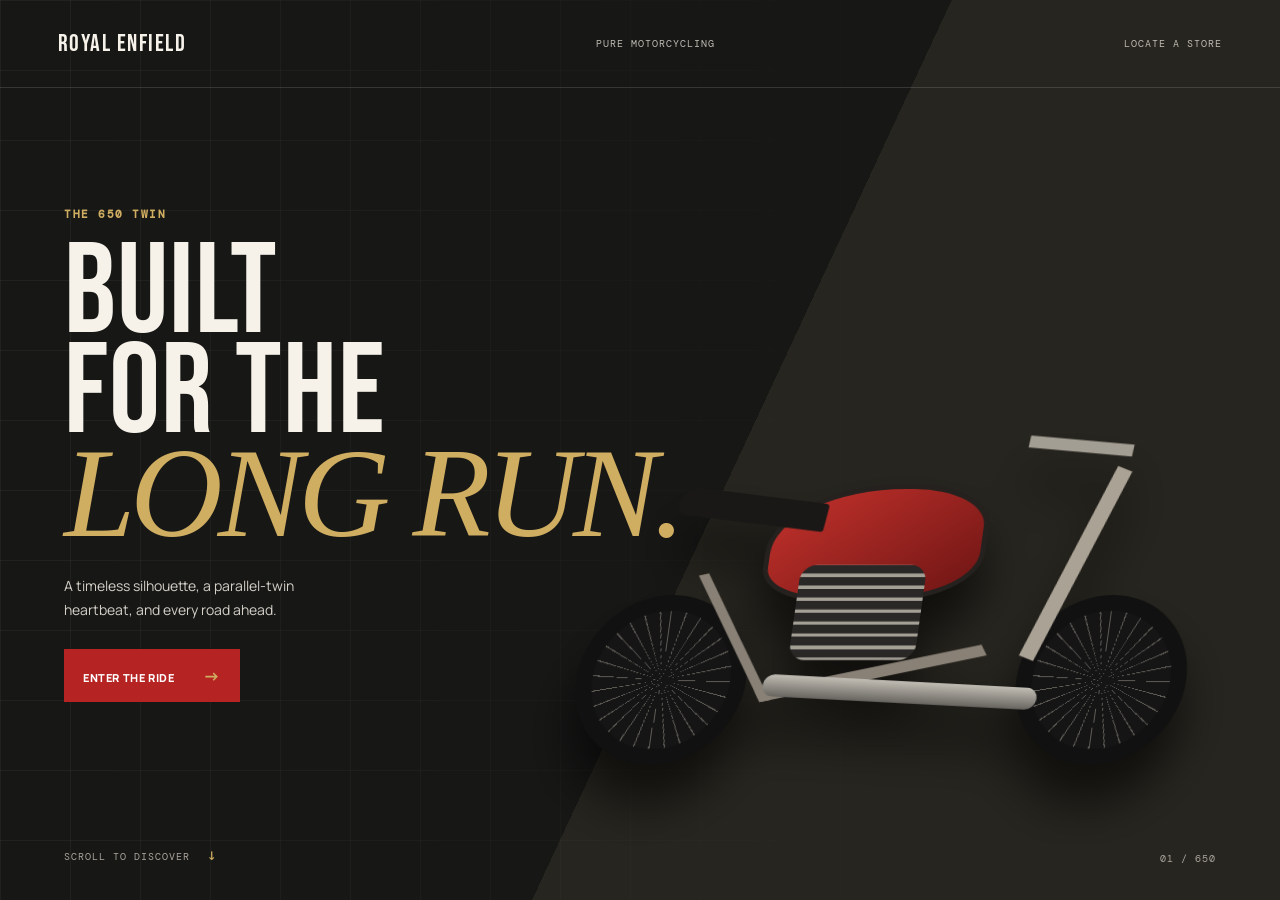
<file: index.html>
<!DOCTYPE html>
<html lang="en">
<head>
  <meta charset="UTF-8" />
  <meta name="viewport" content="width=device-width, initial-scale=1.0" />
  <title>Royal Enfield | 650 Twin</title>
  <link rel="preconnect" href="https://fonts.googleapis.com" />
  <link rel="preconnect" href="https://fonts.gstatic.com" crossorigin />
  <link href="https://fonts.googleapis.com/css2?family=Bebas+Neue&family=DM+Mono&family=Manrope:wght@400;500;600;700;800&display=swap" rel="stylesheet" />
  <link rel="stylesheet" href="style.css" />
</head>
<body class="entry-page">
  <main class="entry">
    <nav class="entry-nav"><a class="re-brand" href="index.html">ROYAL ENFIELD</a><span>PURE MOTORCYCLING</span><a href="contact.html">LOCATE A STORE</a></nav>
    <div class="entry-grid"></div>
    <section class="entry-copy">
      <p class="kicker">THE 650 TWIN</p>
      <h1>BUILT<br />FOR THE<br /><i>LONG RUN.</i></h1>
      <p class="entry-text">A timeless silhouette, a parallel-twin heartbeat, and every road ahead.</p>
      <a class="entry-button" href="home.html">ENTER THE RIDE <span>→</span></a>
    </section>
    <div class="entry-bike" aria-label="Royal Enfield 650 motorcycle illustration">
      <div class="entry-wheel wheel-a"></div><div class="entry-wheel wheel-b"></div><div class="bike-tank"></div><div class="bike-seat"></div><div class="bike-frame"></div><div class="bike-fork"></div><div class="bike-engine"></div><div class="bike-handle"></div><div class="bike-exhaust"></div>
    </div>
    <p class="entry-bottom">SCROLL TO DISCOVER <span>↓</span></p>
    <p class="entry-number">01 / 650</p>
  </main>
</body>
</html>
</file>
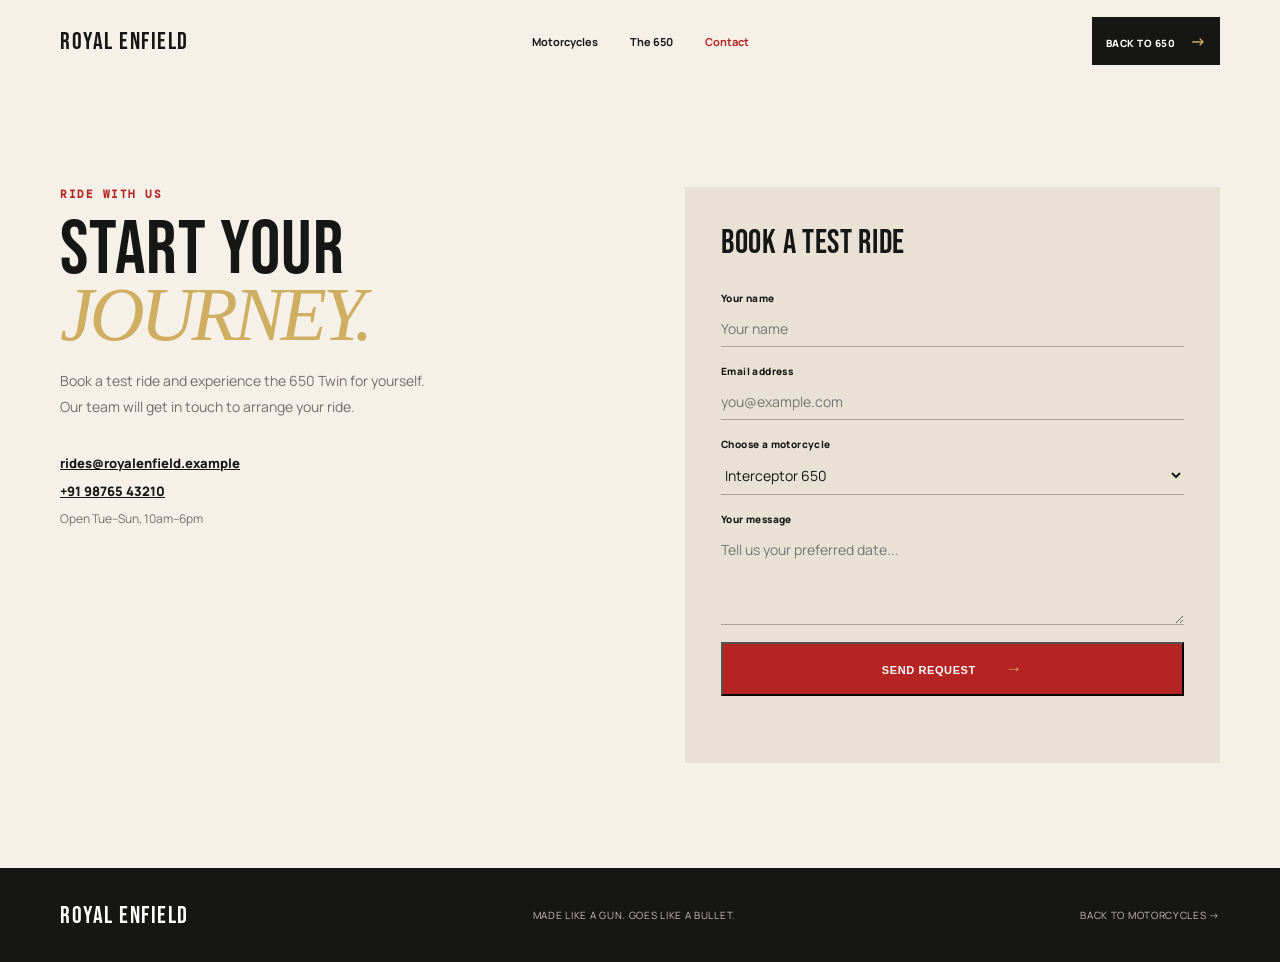
<file: contact.html>
<!DOCTYPE html><html lang="en"><head><meta charset="UTF-8" /><meta name="viewport" content="width=device-width, initial-scale=1.0" /><title>Book a Test Ride | Royal Enfield</title><link rel="preconnect" href="https://fonts.googleapis.com" /><link rel="preconnect" href="https://fonts.gstatic.com" crossorigin /><link href="https://fonts.googleapis.com/css2?family=Bebas+Neue&family=DM+Mono&family=Manrope:wght@400;500;600;700;800&display=swap" rel="stylesheet" /><link rel="stylesheet" href="style.css" /><link rel="stylesheet" href="contact.css" /></head><body><nav class="re-nav container"><a class="re-brand" href="index.html">ROYAL ENFIELD</a><div class="nav-links"><a href="home.html">Motorcycles</a><a href="home.html#story">The 650</a><a class="active" href="contact.html">Contact</a></div><a class="ride-link" href="home.html">BACK TO 650 <b>→</b></a></nav><main class="contact-main container"><section class="contact-copy"><p class="kicker">RIDE WITH US</p><h1>START YOUR<br /><i>JOURNEY.</i></h1><p>Book a test ride and experience the 650 Twin for yourself. Our team will get in touch to arrange your ride.</p><div class="contact-details"><a href="mailto:rides@royalenfield.example">rides@royalenfield.example</a><a href="tel:+919876543210">+91 98765 43210</a><span>Open Tue–Sun, 10am–6pm</span></div></section><section class="form-wrap"><h2>BOOK A TEST RIDE</h2><form id="contact-form"><label>Your name<input required type="text" name="name" placeholder="Your name" /></label><label>Email address<input required type="email" name="email" placeholder="you@example.com" /></label><label>Choose a motorcycle<select name="model"><option>Interceptor 650</option><option>Continental GT 650</option></select></label><label>Your message<textarea required name="message" rows="4" placeholder="Tell us your preferred date..."></textarea></label><button class="dark-button" type="submit">SEND REQUEST <span>→</span></button><p class="form-message" id="form-message"></p></form></section></main><footer class="re-footer"><div class="container"><a class="re-brand" href="index.html">ROYAL ENFIELD</a><p>MADE LIKE A GUN. GOES LIKE A BULLET.</p><a href="home.html">BACK TO MOTORCYCLES →</a></div></footer><script src="app.js"></script></body></html>
</file>
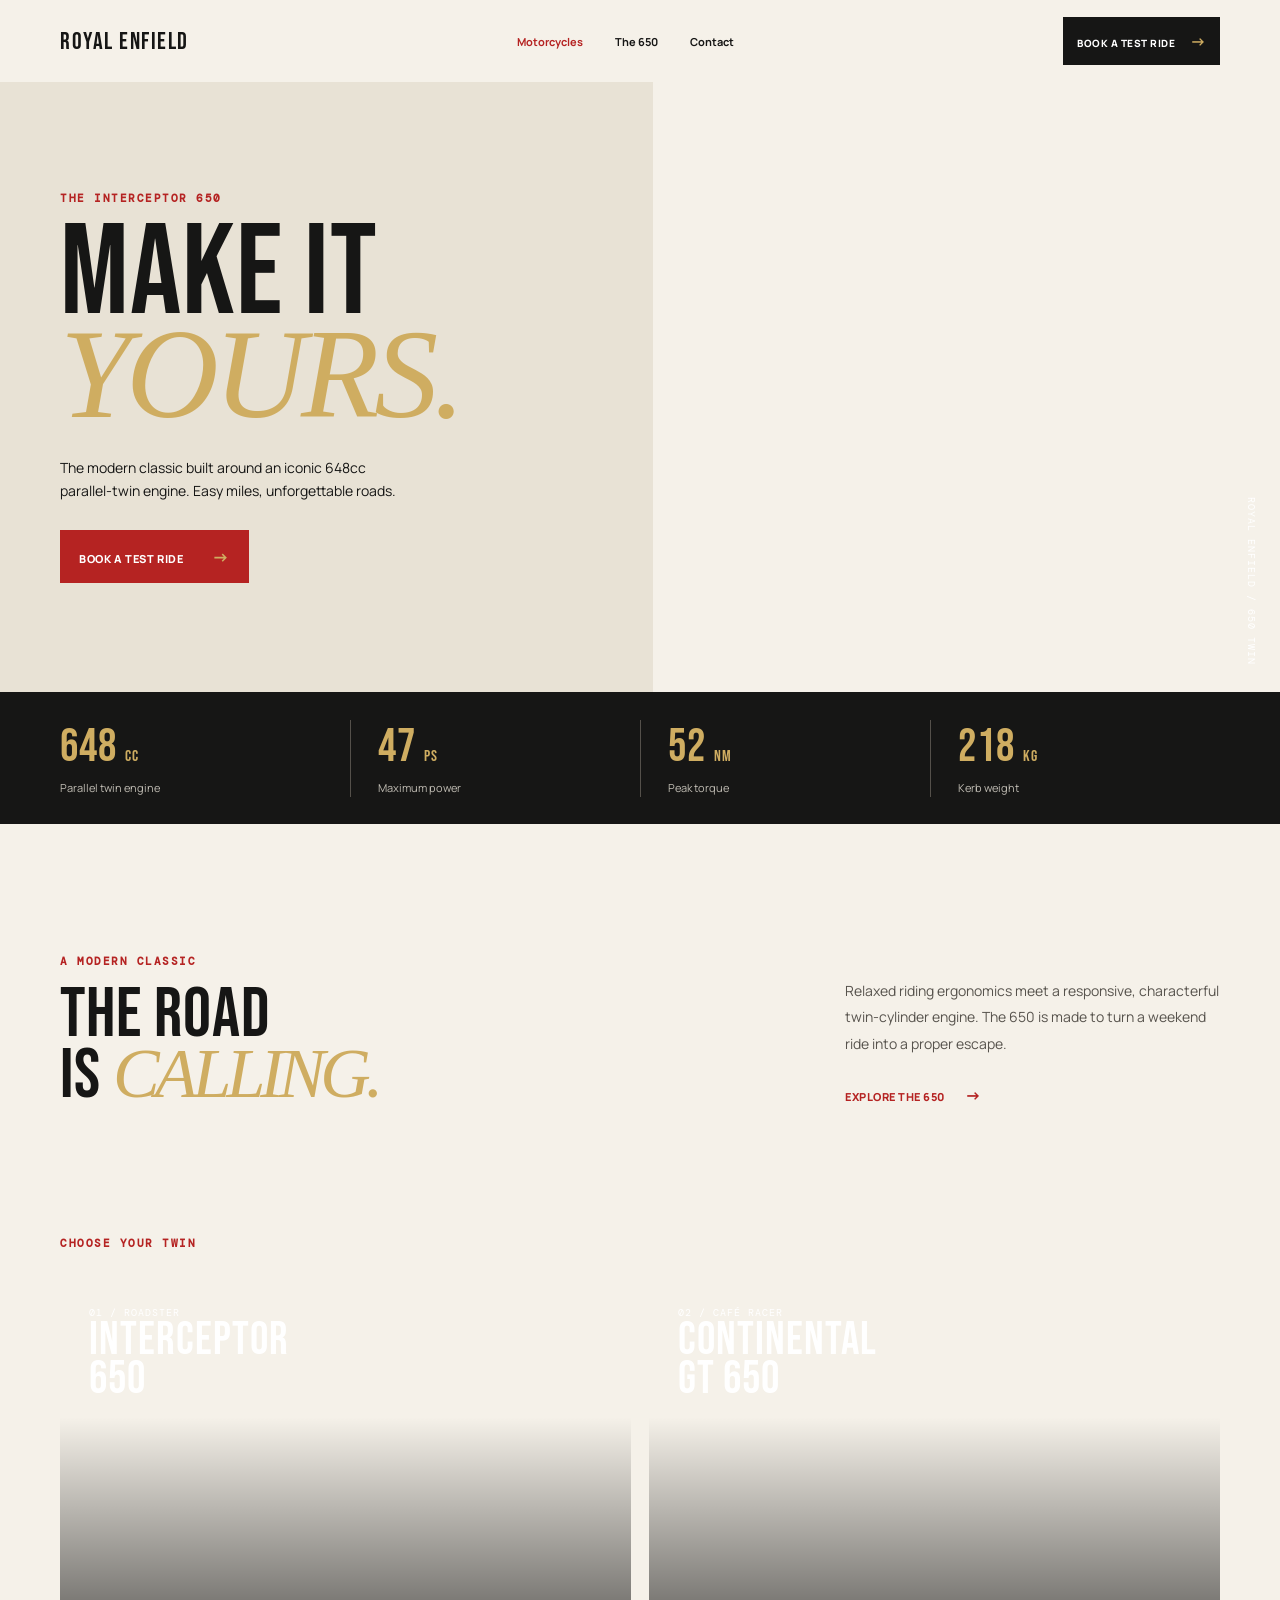
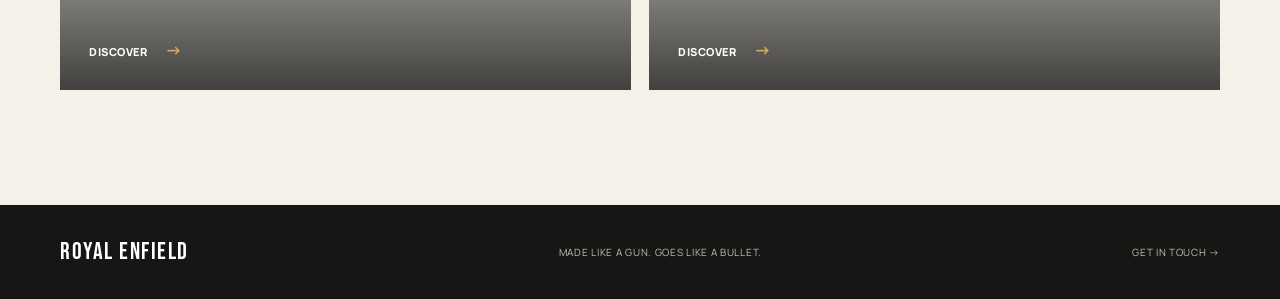
<file: home.html>
<!DOCTYPE html>
<html lang="en">
<head>
  <meta charset="UTF-8" />
  <meta name="viewport" content="width=device-width, initial-scale=1.0" />
  <title>650 Twin | Royal Enfield</title>
  <link rel="preconnect" href="https://fonts.googleapis.com" /><link rel="preconnect" href="https://fonts.gstatic.com" crossorigin />
  <link href="https://fonts.googleapis.com/css2?family=Bebas+Neue&family=DM+Mono&family=Manrope:wght@400;500;600;700;800&display=swap" rel="stylesheet" />
  <link rel="stylesheet" href="style.css" />
</head>
<body>
  <nav class="re-nav container"><a class="re-brand" href="index.html">ROYAL ENFIELD</a><div class="nav-links"><a class="active" href="home.html">Motorcycles</a><a href="#story">The 650</a><a href="contact.html">Contact</a></div><a class="ride-link" href="contact.html">BOOK A TEST RIDE <b>→</b></a></nav>
  <main>
    <section class="re-hero"><div class="container re-hero-content"><p class="kicker">THE INTERCEPTOR 650</p><h1>MAKE IT<br /><i>YOURS.</i></h1><p>The modern classic built around an iconic 648cc parallel-twin engine. Easy miles, unforgettable roads.</p><a class="dark-button" href="contact.html">BOOK A TEST RIDE <span>→</span></a></div><p class="vertical-label">ROYAL ENFIELD / 650 TWIN</p></section>
    <section class="specs"><div class="container specs-grid"><div><strong>648 <small>CC</small></strong><span>Parallel twin engine</span></div><div><strong>47 <small>PS</small></strong><span>Maximum power</span></div><div><strong>52 <small>NM</small></strong><span>Peak torque</span></div><div><strong>218 <small>KG</small></strong><span>Kerb weight</span></div></div></section>
    <section class="story container" id="story"><div><p class="kicker">A MODERN CLASSIC</p><h2>THE ROAD<br />IS <i>CALLING.</i></h2></div><div class="story-copy"><p>Relaxed riding ergonomics meet a responsive, characterful twin-cylinder engine. The 650 is made to turn a weekend ride into a proper escape.</p><a href="contact.html">EXPLORE THE 650 <span>→</span></a></div></section>
    <section class="models container"><p class="kicker">CHOOSE YOUR TWIN</p><div class="model-grid"><article class="model-card interceptor"><div><span>01 / ROADSTER</span><h3>INTERCEPTOR<br />650</h3></div><a href="contact.html">DISCOVER <b>→</b></a></article><article class="model-card continental"><div><span>02 / CAFÉ RACER</span><h3>CONTINENTAL<br />GT 650</h3></div><a href="contact.html">DISCOVER <b>→</b></a></article></div></section>
  </main>
  <footer class="re-footer"><div class="container"><a class="re-brand" href="index.html">ROYAL ENFIELD</a><p>MADE LIKE A GUN. GOES LIKE A BULLET.</p><a href="contact.html">GET IN TOUCH →</a></div></footer>
</body>
</html>
</file>
<file: style.css>
:root{--black:#161615;--coal:#242421;--sand:#e9e2d4;--paper:#f5f1e9;--red:#b52322;--gold:#cfad61;--muted:#716e68}*{box-sizing:border-box}html{scroll-behavior:smooth}body{margin:0;background:var(--paper);color:var(--black);font-family:Manrope,Arial,sans-serif}.container{width:min(1160px,calc(100% - 56px));margin:auto}.re-brand{font:24px 'Bebas Neue',sans-serif;letter-spacing:1.5px;color:inherit;text-decoration:none}.kicker{font:11px 'DM Mono',monospace;letter-spacing:1.5px;margin:0;color:var(--red);font-weight:bold}.entry-page{overflow:hidden;background:var(--black);color:#f6f2e9}.entry{height:100vh;min-height:650px;position:relative;overflow:hidden;background:linear-gradient(115deg,#171716 0 56%,#27251f 56%)}.entry-grid{position:absolute;inset:0;background-image:linear-gradient(#ffffff0c 1px,transparent 1px),linear-gradient(90deg,#ffffff0c 1px,transparent 1px);background-size:70px 70px;mask-image:linear-gradient(90deg,#000 0%,transparent 75%)}.entry-nav{height:88px;border-bottom:1px solid #ffffff22;position:relative;z-index:2;padding:0 4.5vw;display:flex;align-items:center;justify-content:space-between}.entry-nav span,.entry-nav>a:last-child{font:10px 'DM Mono',monospace;letter-spacing:1px;color:#bebbb2;text-decoration:none}.entry-copy{position:absolute;z-index:2;left:max(5vw,calc((100vw - 1160px)/2));top:23vh}.entry-copy .kicker{color:var(--gold);margin-bottom:23px}.entry h1,.re-hero h1{font:clamp(72px,10vw,145px)/.78 'Bebas Neue',sans-serif;letter-spacing:1px;margin:0}.entry h1 i,.re-hero h1 i,.story h2 i{font-family:Georgia,serif;font-weight:400;color:var(--gold);letter-spacing:-5px}.entry-text{font-size:14px;line-height:1.7;max-width:280px;color:#d4d0c8;margin:27px 0}.entry-button,.dark-button{background:var(--red);color:#fff;padding:15px 19px;text-decoration:none;font-size:11px;font-weight:800;letter-spacing:.6px;display:inline-block}.entry-button span,.dark-button span{color:var(--gold);margin-left:26px;font-size:17px}.entry-bike{position:absolute;width:660px;height:380px;right:5vw;bottom:15vh;transform:skew(-8deg);filter:drop-shadow(0 38px 24px #0009);z-index:1}.entry-wheel{position:absolute;border:16px solid #111;border-radius:50%;bottom:0;width:170px;height:170px;background:repeating-conic-gradient(#5f5c56 0 1deg,#151515 1deg 13deg)}.wheel-a{left:35px}.wheel-b{right:15px}.bike-tank{position:absolute;background:linear-gradient(145deg,#c6322c,#6d1514);width:220px;height:117px;left:206px;top:99px;border-radius:60% 36% 42% 28%;border:5px solid #24211e}.bike-seat{position:absolute;background:#191817;width:150px;height:28px;left:113px;top:110px;border-radius:40px 7px 5px 19px;transform:rotate(7deg)}.bike-frame{position:absolute;width:245px;height:129px;left:170px;top:166px;border-left:11px solid #898176;border-bottom:11px solid #898176;transform:skew(23deg) rotate(-11deg)}.bike-fork{position:absolute;width:16px;height:203px;right:134px;top:77px;background:#aaa295;transform:rotate(21deg)}.bike-engine{position:absolute;width:126px;height:95px;left:244px;top:180px;background:repeating-linear-gradient(#292826 0 8px,#a5a096 9px 12px);border-radius:16px}.bike-handle{position:absolute;width:105px;height:12px;right:100px;top:55px;background:#a39e93;transform:rotate(5deg)}.bike-exhaust{position:absolute;width:276px;height:22px;left:222px;bottom:62px;background:linear-gradient(#c2beb5,#686560);transform:rotate(3deg);border-radius:15px}.entry-bottom,.entry-number{position:absolute;bottom:25px;font:10px 'DM Mono',monospace;letter-spacing:1px;color:#aaa59d}.entry-bottom{left:5vw}.entry-bottom span{color:var(--gold);font-size:16px;margin-left:10px}.entry-number{right:5vw}.re-nav{height:82px;display:flex;align-items:center;justify-content:space-between}.nav-links{display:flex;gap:32px}.nav-links a{font-size:11px;text-decoration:none;color:var(--black);font-weight:700}.nav-links .active,.nav-links a:hover{color:var(--red)}.ride-link{font-size:10px;letter-spacing:.5px;color:#fff;background:var(--black);padding:13px 14px;text-decoration:none;font-weight:800}.ride-link b{color:var(--gold);font-size:16px;margin-left:12px}.re-hero{min-height:610px;position:relative;display:flex;align-items:center;background:linear-gradient(90deg,#e8e2d5 0 51%,transparent 51%),url('https://images.unsplash.com/photo-1558981806-ec527fa84c39?auto=format&fit=crop&w=1600&q=85') center/cover}.re-hero-content{width:min(1160px,calc(100% - 56px));margin:auto}.re-hero .kicker{margin-bottom:20px}.re-hero h1{font-size:clamp(78px,10vw,142px)}.re-hero>div>p:not(.kicker){max-width:350px;line-height:1.7;font-size:14px;margin:27px 0}.vertical-label{position:absolute;right:22px;bottom:27px;margin:0;font:10px 'DM Mono',monospace;letter-spacing:1px;writing-mode:vertical-rl;color:#fff}.specs{background:var(--black);color:#fff}.specs-grid{min-height:132px;display:grid;grid-template-columns:repeat(4,1fr);align-items:center}.specs-grid div{border-left:1px solid #54504a;padding-left:27px}.specs-grid div:first-child{border:0;padding-left:0}.specs-grid strong{font:46px 'Bebas Neue',sans-serif;letter-spacing:1px;color:var(--gold);display:block}.specs-grid small{font-size:16px}.specs-grid span{font-size:11px;color:#c1bdb4}.story{padding:130px 0;display:grid;grid-template-columns:1fr 1fr;align-items:end}.story h2{font:70px/.84 'Bebas Neue',sans-serif;letter-spacing:1px;margin:18px 0 0}.story-copy{max-width:375px;justify-self:end}.story-copy p{line-height:1.9;font-size:14px;color:#57534d;margin:0 0 26px}.story-copy a,.model-card a{color:var(--red);font-size:11px;font-weight:800;text-decoration:none;letter-spacing:.5px}.story-copy span{margin-left:18px;font-size:16px}.models{padding-bottom:115px}.models>.kicker{margin-bottom:20px}.model-grid{display:grid;grid-template-columns:1fr 1fr;gap:18px}.model-card{height:420px;padding:29px;display:flex;flex-direction:column;justify-content:space-between;color:#fff;background-size:cover;background-position:center;position:relative;isolation:isolate}.model-card:before{content:'';position:absolute;inset:0;background:linear-gradient(0deg,#000b,transparent 65%);z-index:-1}.interceptor{background-image:url('https://images.unsplash.com/photo-1558981852-426c6c22a060?auto=format&fit=crop&w=1000&q=85')}.continental{background-image:url('https://images.unsplash.com/photo-1599819811279-d5ad9cccf838?auto=format&fit=crop&w=1000&q=85')}.model-card span{font:10px 'DM Mono',monospace;letter-spacing:1px}.model-card h3{font:46px/.85 'Bebas Neue',sans-serif;letter-spacing:1px;margin:0}.model-card a{color:#fff}.model-card b{color:var(--gold);margin-left:15px;font-size:17px}.re-footer{background:var(--black);color:#fff}.re-footer>div{min-height:94px;display:flex;align-items:center;justify-content:space-between}.re-footer p,.re-footer a:last-child{font-size:10px;letter-spacing:.7px;color:#c4c0b8;text-decoration:none}@media(max-width:720px){.container{width:min(100% - 32px,1160px)}.entry{min-height:710px}.entry-nav{height:70px;padding:0 18px}.entry-nav span{display:none}.entry-copy{left:25px;top:15vh}.entry h1{font-size:77px}.entry-bike{width:465px;height:280px;right:-90px;bottom:11vh;transform:scale(.72) skew(-8deg);transform-origin:right bottom}.entry-number{right:20px}.entry-bottom{left:20px}.nav-links{display:none}.re-nav{height:70px}.re-brand{font-size:21px}.ride-link{font-size:9px;padding:11px}.re-hero{min-height:600px;background:linear-gradient(90deg,#e8e2d5e8 0 100%,transparent),url('https://images.unsplash.com/photo-1558981806-ec527fa84c39?auto=format&fit=crop&w=1000&q=85') center/cover}.re-hero-content{width:calc(100% - 32px)}.vertical-label{display:none}.specs-grid{grid-template-columns:1fr 1fr;padding:24px 0;gap:25px}.specs-grid div{padding-left:18px}.specs-grid div:nth-child(3){border-left:0;padding-left:0}.specs-grid strong{font-size:39px}.story{padding:80px 0;grid-template-columns:1fr;gap:38px}.story h2{font-size:58px}.story-copy{justify-self:start}.model-grid{grid-template-columns:1fr}.model-card{height:340px}.re-footer p{display:none}}
</file>
<file: contact.css>
.contact-main{display:grid;grid-template-columns:1fr 1fr;gap:90px;padding:105px 0}.contact-copy h1{font:76px/.84 'Bebas Neue',sans-serif;letter-spacing:1px;margin:18px 0}.contact-copy h1 i{font-family:Georgia,serif;font-weight:400;color:var(--gold);letter-spacing:-4px}.contact-copy>p:not(.kicker){max-width:390px;color:var(--muted);font-size:14px;line-height:1.85}.contact-details{display:grid;gap:10px;margin-top:35px}.contact-details a{font-size:13px;font-weight:800;color:var(--black)}.contact-details span{font-size:12px;color:var(--muted)}.form-wrap{padding:36px;background:var(--sand)}.form-wrap h2{font:33px 'Bebas Neue',sans-serif;letter-spacing:.7px;margin:0 0 28px}form{display:grid;gap:17px}label{font-size:10px;font-weight:800;letter-spacing:.4px}input,textarea,select{width:100%;display:block;border:0;border-bottom:1px solid #aaa399;background:transparent;padding:10px 0 8px;margin-top:4px;font:14px Manrope,sans-serif;color:var(--black);outline:0}textarea{resize:vertical}.form-message{font-size:12px;color:#24723a;margin:0;min-height:14px}@media(max-width:720px){.contact-main{grid-template-columns:1fr;gap:45px;padding:65px 0}.contact-copy h1{font-size:59px}.form-wrap{padding:26px}}
</file>
